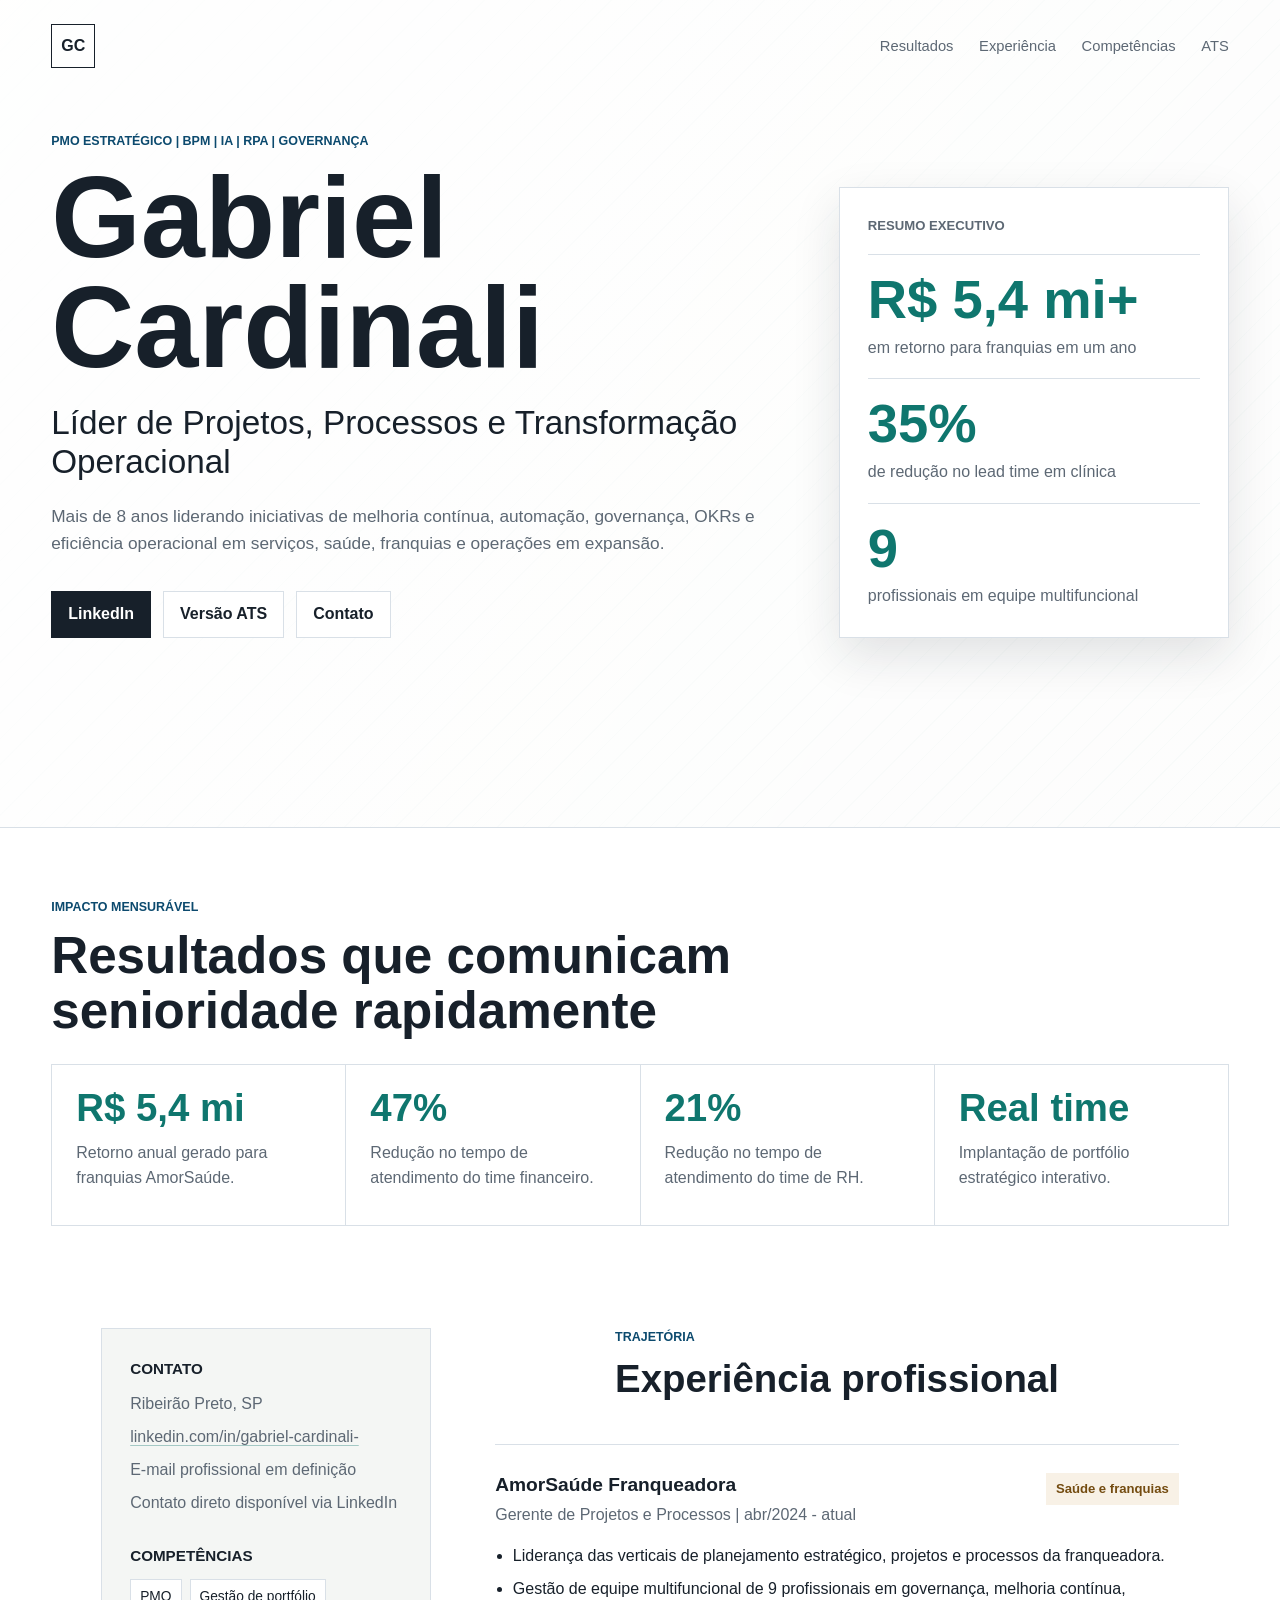
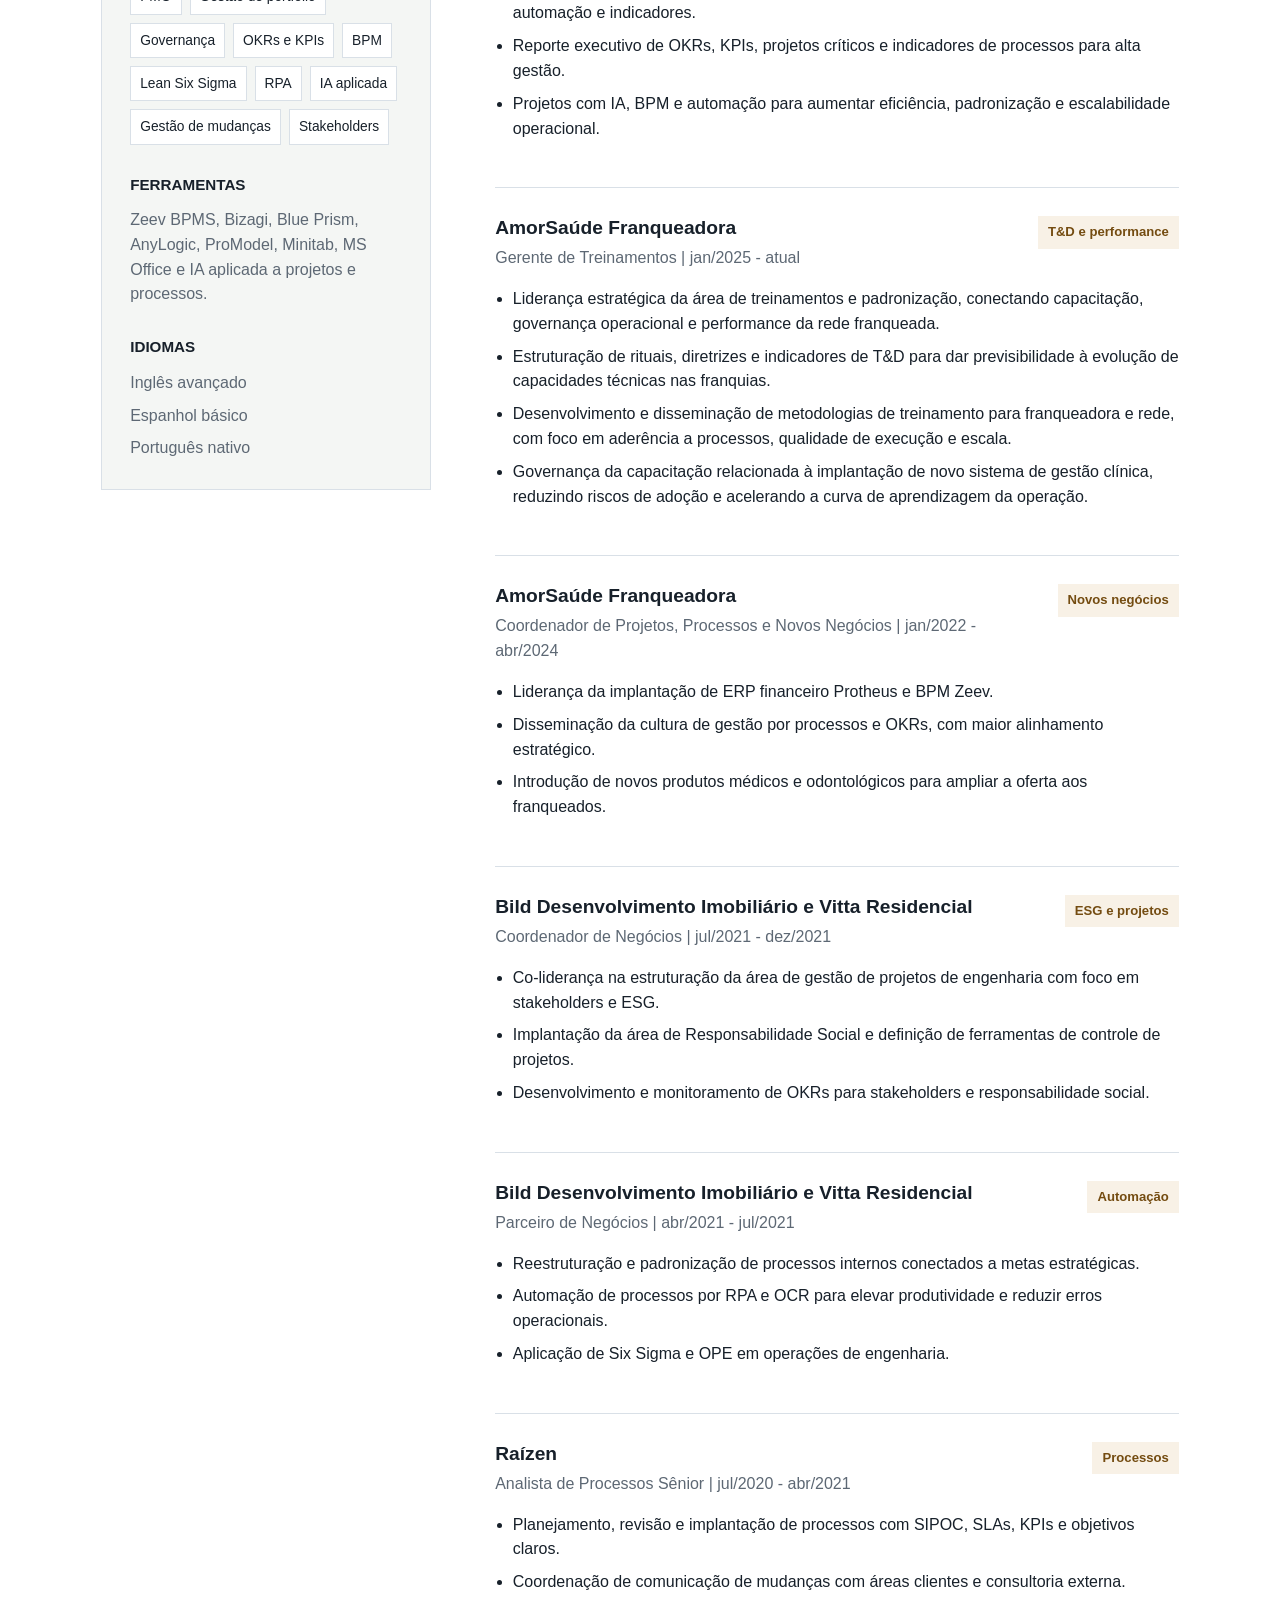
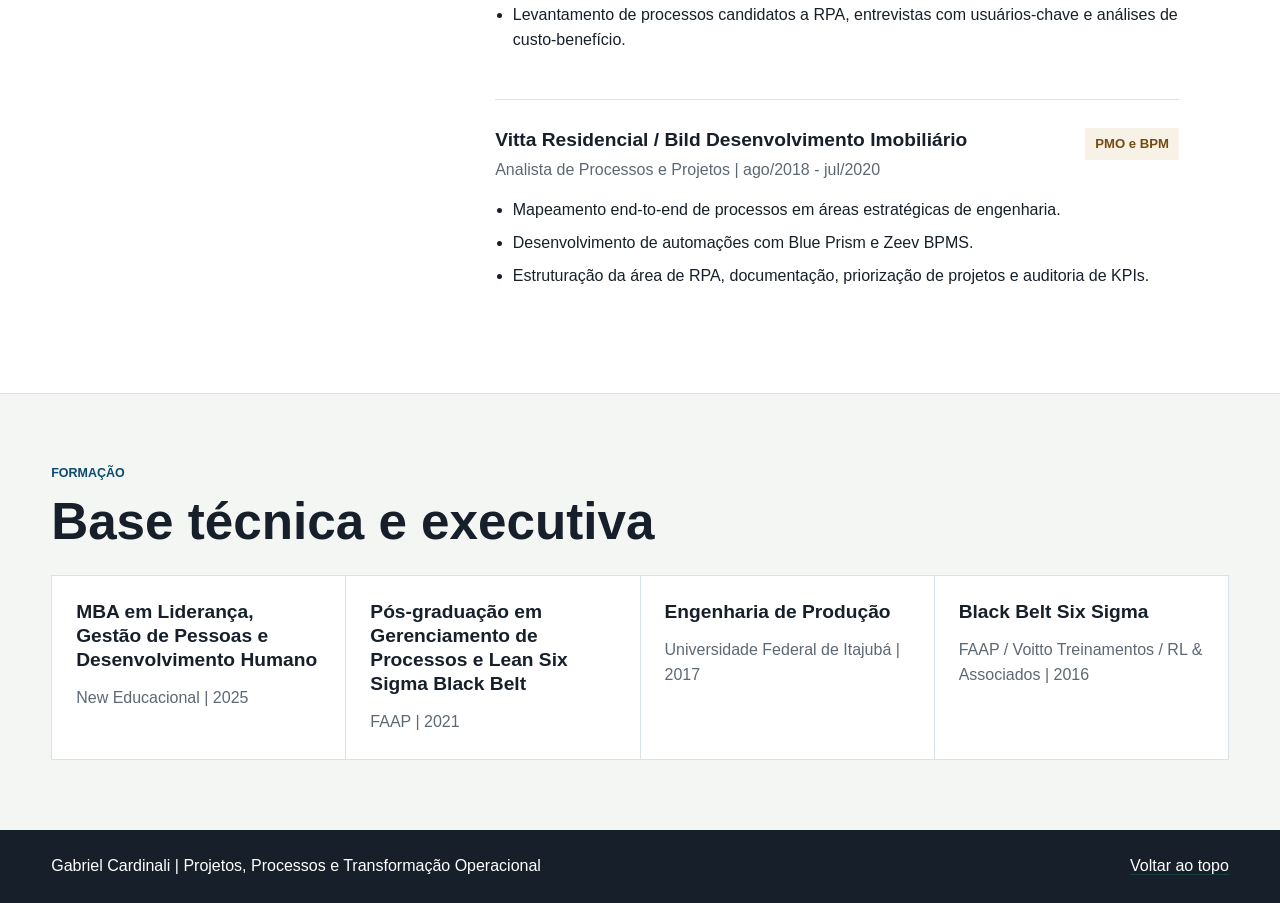
<file: index.html>
<!doctype html>
<html lang="pt-BR">
  <head>
    <meta charset="UTF-8">
    <meta name="viewport" content="width=device-width, initial-scale=1.0">
    <title>Gabriel Cardinali | Projetos, Processos e Transformação Operacional</title>
    <meta
      name="description"
      content="Currículo executivo de Gabriel Cardinali: PMO estratégico, BPM, IA, RPA, governança, eficiência operacional e transformação de processos."
    >
    <meta property="og:title" content="Gabriel Cardinali | Transformação Operacional">
    <meta
      property="og:description"
      content="Líder de Projetos, Processos, PMO, BPM, IA, RPA e Eficiência Operacional."
    >
    <meta property="og:type" content="website">
    <meta name="robots" content="index, follow">
    <link rel="canonical" href="https://gabriel-cardinali.github.io/curriculo-gabriel-cardinali/">
    <link rel="stylesheet" href="styles.css">
    <link rel="stylesheet" href="print.css" media="print">
  </head>
  <body>
    <header class="hero">
      <nav class="topbar" aria-label="Navegação principal">
        <a class="brand" href="#top" aria-label="Gabriel Cardinali">GC</a>
        <div class="nav-links">
          <a href="#resultados">Resultados</a>
          <a href="#experiencia">Experiência</a>
          <a href="#competencias">Competências</a>
          <a href="ats.html">ATS</a>
        </div>
      </nav>

      <div class="hero-grid" id="top">
        <section class="hero-copy" aria-labelledby="hero-title">
          <p class="eyebrow">PMO estratégico | BPM | IA | RPA | Governança</p>
          <h1 id="hero-title">Gabriel Cardinali</h1>
          <p class="role">
            Líder de Projetos, Processos e Transformação Operacional
          </p>
          <p class="summary">
            Mais de 8 anos liderando iniciativas de melhoria contínua, automação,
            governança, OKRs e eficiência operacional em serviços, saúde, franquias
            e operações em expansão.
          </p>
          <div class="hero-actions" aria-label="Links profissionais">
            <a class="button primary" href="https://www.linkedin.com/in/gabriel-cardinali-">LinkedIn</a>
            <a class="button" href="ats.html">Versão ATS</a>
            <a class="button" href="#contato">Contato</a>
          </div>
        </section>

        <aside class="executive-panel" aria-label="Resumo executivo">
          <p class="panel-label">Resumo executivo</p>
          <div class="metric-stack">
            <div>
              <strong>R$ 5,4 mi+</strong>
              <span>em retorno para franquias em um ano</span>
            </div>
            <div>
              <strong>35%</strong>
              <span>de redução no lead time em clínica</span>
            </div>
            <div>
              <strong>9</strong>
              <span>profissionais em equipe multifuncional</span>
            </div>
          </div>
        </aside>
      </div>
    </header>

    <main>
      <section class="results-band" id="resultados" aria-labelledby="results-title">
        <div class="section-heading">
          <p class="eyebrow">Impacto mensurável</p>
          <h2 id="results-title">Resultados que comunicam senioridade rapidamente</h2>
        </div>
        <div class="results-grid">
          <article>
            <span>R$ 5,4 mi</span>
            <p>Retorno anual gerado para franquias AmorSaúde.</p>
          </article>
          <article>
            <span>47%</span>
            <p>Redução no tempo de atendimento do time financeiro.</p>
          </article>
          <article>
            <span>21%</span>
            <p>Redução no tempo de atendimento do time de RH.</p>
          </article>
          <article>
            <span>Real time</span>
            <p>Implantação de portfólio estratégico interativo.</p>
          </article>
        </div>
      </section>

      <section class="content-grid">
        <aside class="sidebar" aria-label="Dados profissionais">
          <section id="contato">
            <h2>Contato</h2>
            <ul class="plain-list">
              <li>Ribeirão Preto, SP</li>
              <li><a href="https://www.linkedin.com/in/gabriel-cardinali-">linkedin.com/in/gabriel-cardinali-</a></li>
              <li>E-mail profissional em definição</li>
              <li>Contato direto disponível via LinkedIn</li>
            </ul>
          </section>

          <section id="competencias">
            <h2>Competências</h2>
            <div class="tag-list">
              <span>PMO</span>
              <span>Gestão de portfólio</span>
              <span>Governança</span>
              <span>OKRs e KPIs</span>
              <span>BPM</span>
              <span>Lean Six Sigma</span>
              <span>RPA</span>
              <span>IA aplicada</span>
              <span>Gestão de mudanças</span>
              <span>Stakeholders</span>
            </div>
          </section>

          <section>
            <h2>Ferramentas</h2>
            <p>
              Zeev BPMS, Bizagi, Blue Prism, AnyLogic, ProModel, Minitab,
              MS Office e IA aplicada a projetos e processos.
            </p>
          </section>

          <section>
            <h2>Idiomas</h2>
            <ul class="plain-list">
              <li>Inglês avançado</li>
              <li>Espanhol básico</li>
              <li>Português nativo</li>
            </ul>
          </section>
        </aside>

        <section class="timeline" id="experiencia" aria-labelledby="experience-title">
          <div class="section-heading compact">
            <p class="eyebrow">Trajetória</p>
            <h2 id="experience-title">Experiência profissional</h2>
          </div>

          <article class="job">
            <div class="job-head">
              <div>
                <h3>AmorSaúde Franqueadora</h3>
                <p>Gerente de Projetos e Processos | abr/2024 - atual</p>
              </div>
              <span>Saúde e franquias</span>
            </div>
            <ul>
              <li>Liderança das verticais de planejamento estratégico, projetos e processos da franqueadora.</li>
              <li>Gestão de equipe multifuncional de 9 profissionais em governança, melhoria contínua, automação e indicadores.</li>
              <li>Reporte executivo de OKRs, KPIs, projetos críticos e indicadores de processos para alta gestão.</li>
              <li>Projetos com IA, BPM e automação para aumentar eficiência, padronização e escalabilidade operacional.</li>
            </ul>
          </article>

          <article class="job">
            <div class="job-head">
              <div>
                <h3>AmorSaúde Franqueadora</h3>
                <p>Gerente de Treinamentos | jan/2025 - atual</p>
              </div>
              <span>T&amp;D e performance</span>
            </div>
            <ul>
              <li>Liderança estratégica da área de treinamentos e padronização, conectando capacitação, governança operacional e performance da rede franqueada.</li>
              <li>Estruturação de rituais, diretrizes e indicadores de T&amp;D para dar previsibilidade à evolução de capacidades técnicas nas franquias.</li>
              <li>Desenvolvimento e disseminação de metodologias de treinamento para franqueadora e rede, com foco em aderência a processos, qualidade de execução e escala.</li>
              <li>Governança da capacitação relacionada à implantação de novo sistema de gestão clínica, reduzindo riscos de adoção e acelerando a curva de aprendizagem da operação.</li>
            </ul>
          </article>

          <article class="job">
            <div class="job-head">
              <div>
                <h3>AmorSaúde Franqueadora</h3>
                <p>Coordenador de Projetos, Processos e Novos Negócios | jan/2022 - abr/2024</p>
              </div>
              <span>Novos negócios</span>
            </div>
            <ul>
              <li>Liderança da implantação de ERP financeiro Protheus e BPM Zeev.</li>
              <li>Disseminação da cultura de gestão por processos e OKRs, com maior alinhamento estratégico.</li>
              <li>Introdução de novos produtos médicos e odontológicos para ampliar a oferta aos franqueados.</li>
            </ul>
          </article>

          <article class="job">
            <div class="job-head">
              <div>
                <h3>Bild Desenvolvimento Imobiliário e Vitta Residencial</h3>
                <p>Coordenador de Negócios | jul/2021 - dez/2021</p>
              </div>
              <span>ESG e projetos</span>
            </div>
            <ul>
              <li>Co-liderança na estruturação da área de gestão de projetos de engenharia com foco em stakeholders e ESG.</li>
              <li>Implantação da área de Responsabilidade Social e definição de ferramentas de controle de projetos.</li>
              <li>Desenvolvimento e monitoramento de OKRs para stakeholders e responsabilidade social.</li>
            </ul>
          </article>

          <article class="job">
            <div class="job-head">
              <div>
                <h3>Bild Desenvolvimento Imobiliário e Vitta Residencial</h3>
                <p>Parceiro de Negócios | abr/2021 - jul/2021</p>
              </div>
              <span>Automação</span>
            </div>
            <ul>
              <li>Reestruturação e padronização de processos internos conectados a metas estratégicas.</li>
              <li>Automação de processos por RPA e OCR para elevar produtividade e reduzir erros operacionais.</li>
              <li>Aplicação de Six Sigma e OPE em operações de engenharia.</li>
            </ul>
          </article>

          <article class="job">
            <div class="job-head">
              <div>
                <h3>Raízen</h3>
                <p>Analista de Processos Sênior | jul/2020 - abr/2021</p>
              </div>
              <span>Processos</span>
            </div>
            <ul>
              <li>Planejamento, revisão e implantação de processos com SIPOC, SLAs, KPIs e objetivos claros.</li>
              <li>Coordenação de comunicação de mudanças com áreas clientes e consultoria externa.</li>
              <li>Levantamento de processos candidatos a RPA, entrevistas com usuários-chave e análises de custo-benefício.</li>
            </ul>
          </article>

          <article class="job">
            <div class="job-head">
              <div>
                <h3>Vitta Residencial / Bild Desenvolvimento Imobiliário</h3>
                <p>Analista de Processos e Projetos | ago/2018 - jul/2020</p>
              </div>
              <span>PMO e BPM</span>
            </div>
            <ul>
              <li>Mapeamento end-to-end de processos em áreas estratégicas de engenharia.</li>
              <li>Desenvolvimento de automações com Blue Prism e Zeev BPMS.</li>
              <li>Estruturação da área de RPA, documentação, priorização de projetos e auditoria de KPIs.</li>
            </ul>
          </article>
        </section>
      </section>

      <section class="education-band" aria-labelledby="education-title">
        <div class="section-heading">
          <p class="eyebrow">Formação</p>
          <h2 id="education-title">Base técnica e executiva</h2>
        </div>
        <div class="education-grid">
          <article>
            <h3>MBA em Liderança, Gestão de Pessoas e Desenvolvimento Humano</h3>
            <p>New Educacional | 2025</p>
          </article>
          <article>
            <h3>Pós-graduação em Gerenciamento de Processos e Lean Six Sigma Black Belt</h3>
            <p>FAAP | 2021</p>
          </article>
          <article>
            <h3>Engenharia de Produção</h3>
            <p>Universidade Federal de Itajubá | 2017</p>
          </article>
          <article>
            <h3>Black Belt Six Sigma</h3>
            <p>FAAP / Voitto Treinamentos / RL &amp; Associados | 2016</p>
          </article>
        </div>
      </section>
    </main>

    <footer class="footer">
      <p>Gabriel Cardinali | Projetos, Processos e Transformação Operacional</p>
      <a href="#top">Voltar ao topo</a>
    </footer>
  </body>
</html>
</file>
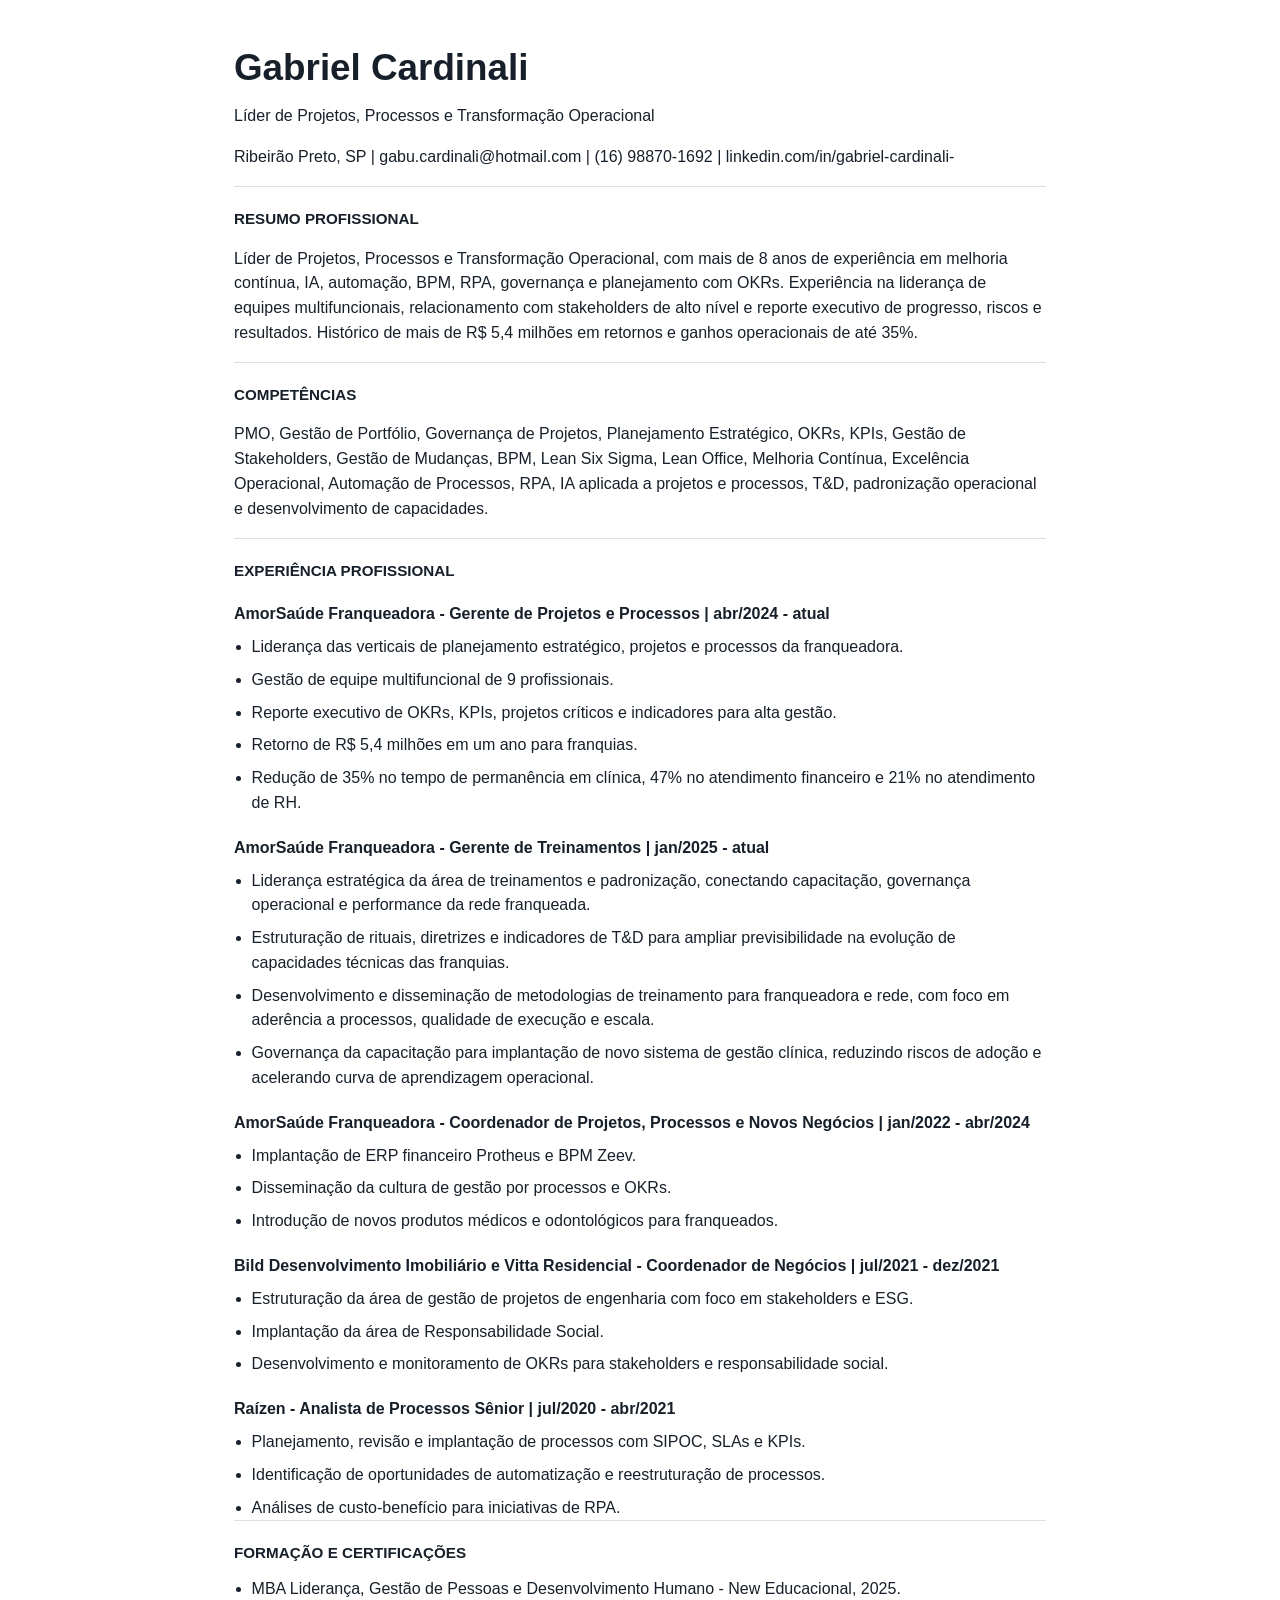
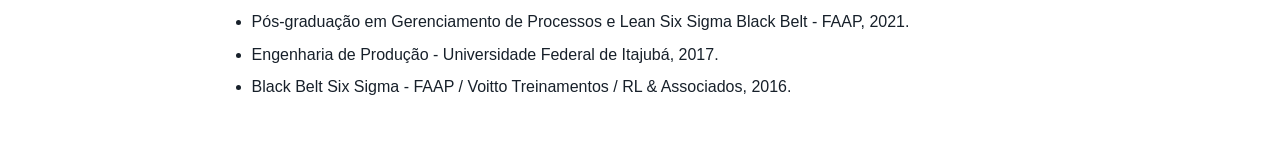
<file: ats.html>
<!doctype html>
<html lang="pt-BR">
  <head>
    <meta charset="UTF-8">
    <meta name="viewport" content="width=device-width, initial-scale=1.0">
    <title>Gabriel Cardinali | Currículo ATS</title>
    <meta
      name="description"
      content="Versão ATS do currículo de Gabriel Cardinali, líder de Projetos, Processos, PMO, BPM, IA, RPA e Transformação Operacional."
    >
    <link rel="stylesheet" href="styles.css">
    <link rel="stylesheet" href="print.css" media="print">
  </head>
  <body class="ats-page">
    <main class="ats-document">
      <header>
        <h1>Gabriel Cardinali</h1>
        <p>Líder de Projetos, Processos e Transformação Operacional</p>
        <p>Ribeirão Preto, SP | gabu.cardinali@hotmail.com | (16) 98870-1692 | linkedin.com/in/gabriel-cardinali-</p>
      </header>

      <section>
        <h2>Resumo profissional</h2>
        <p>
          Líder de Projetos, Processos e Transformação Operacional, com mais de
          8 anos de experiência em melhoria contínua, IA, automação, BPM, RPA,
          governança e planejamento com OKRs. Experiência na liderança de equipes
          multifuncionais, relacionamento com stakeholders de alto nível e reporte
          executivo de progresso, riscos e resultados. Histórico de mais de R$ 5,4
          milhões em retornos e ganhos operacionais de até 35%.
        </p>
      </section>

      <section>
        <h2>Competências</h2>
        <p>
          PMO, Gestão de Portfólio, Governança de Projetos, Planejamento Estratégico,
          OKRs, KPIs, Gestão de Stakeholders, Gestão de Mudanças, BPM, Lean Six Sigma,
          Lean Office, Melhoria Contínua, Excelência Operacional, Automação de Processos,
          RPA, IA aplicada a projetos e processos, T&amp;D, padronização operacional e
          desenvolvimento de capacidades.
        </p>
      </section>

      <section>
        <h2>Experiência profissional</h2>
        <h3>AmorSaúde Franqueadora - Gerente de Projetos e Processos | abr/2024 - atual</h3>
        <ul>
          <li>Liderança das verticais de planejamento estratégico, projetos e processos da franqueadora.</li>
          <li>Gestão de equipe multifuncional de 9 profissionais.</li>
          <li>Reporte executivo de OKRs, KPIs, projetos críticos e indicadores para alta gestão.</li>
          <li>Retorno de R$ 5,4 milhões em um ano para franquias.</li>
          <li>Redução de 35% no tempo de permanência em clínica, 47% no atendimento financeiro e 21% no atendimento de RH.</li>
        </ul>

        <h3>AmorSaúde Franqueadora - Gerente de Treinamentos | jan/2025 - atual</h3>
        <ul>
          <li>Liderança estratégica da área de treinamentos e padronização, conectando capacitação, governança operacional e performance da rede franqueada.</li>
          <li>Estruturação de rituais, diretrizes e indicadores de T&amp;D para ampliar previsibilidade na evolução de capacidades técnicas das franquias.</li>
          <li>Desenvolvimento e disseminação de metodologias de treinamento para franqueadora e rede, com foco em aderência a processos, qualidade de execução e escala.</li>
          <li>Governança da capacitação para implantação de novo sistema de gestão clínica, reduzindo riscos de adoção e acelerando curva de aprendizagem operacional.</li>
        </ul>

        <h3>AmorSaúde Franqueadora - Coordenador de Projetos, Processos e Novos Negócios | jan/2022 - abr/2024</h3>
        <ul>
          <li>Implantação de ERP financeiro Protheus e BPM Zeev.</li>
          <li>Disseminação da cultura de gestão por processos e OKRs.</li>
          <li>Introdução de novos produtos médicos e odontológicos para franqueados.</li>
        </ul>

        <h3>Bild Desenvolvimento Imobiliário e Vitta Residencial - Coordenador de Negócios | jul/2021 - dez/2021</h3>
        <ul>
          <li>Estruturação da área de gestão de projetos de engenharia com foco em stakeholders e ESG.</li>
          <li>Implantação da área de Responsabilidade Social.</li>
          <li>Desenvolvimento e monitoramento de OKRs para stakeholders e responsabilidade social.</li>
        </ul>

        <h3>Raízen - Analista de Processos Sênior | jul/2020 - abr/2021</h3>
        <ul>
          <li>Planejamento, revisão e implantação de processos com SIPOC, SLAs e KPIs.</li>
          <li>Identificação de oportunidades de automatização e reestruturação de processos.</li>
          <li>Análises de custo-benefício para iniciativas de RPA.</li>
        </ul>
      </section>

      <section>
        <h2>Formação e certificações</h2>
        <ul>
          <li>MBA Liderança, Gestão de Pessoas e Desenvolvimento Humano - New Educacional, 2025.</li>
          <li>Pós-graduação em Gerenciamento de Processos e Lean Six Sigma Black Belt - FAAP, 2021.</li>
          <li>Engenharia de Produção - Universidade Federal de Itajubá, 2017.</li>
          <li>Black Belt Six Sigma - FAAP / Voitto Treinamentos / RL &amp; Associados, 2016.</li>
        </ul>
      </section>
    </main>
  </body>
</html>
</file>
<file: styles.css>
:root {
  --ink: #17202a;
  --muted: #5d6874;
  --line: #d9e0e7;
  --paper: #f7f8f6;
  --surface: #ffffff;
  --accent: #0f766e;
  --accent-dark: #0c4a6e;
  --warm: #c48a32;
  --shadow: 0 18px 45px rgba(23, 32, 42, 0.12);
}

* {
  box-sizing: border-box;
}

html {
  scroll-behavior: smooth;
}

body {
  margin: 0;
  background: var(--paper);
  color: var(--ink);
  font-family: Arial, Helvetica, sans-serif;
  line-height: 1.55;
}

a {
  color: inherit;
  text-decoration-color: rgba(15, 118, 110, 0.35);
  text-underline-offset: 0.18em;
}

.hero {
  min-height: 92vh;
  padding: 24px clamp(20px, 4vw, 56px) 48px;
  background:
    linear-gradient(120deg, rgba(255, 255, 255, 0.94), rgba(255, 255, 255, 0.72)),
    repeating-linear-gradient(135deg, rgba(15, 118, 110, 0.08) 0 1px, transparent 1px 18px),
    var(--paper);
  border-bottom: 1px solid var(--line);
}

.topbar {
  display: flex;
  align-items: center;
  justify-content: space-between;
  max-width: 1180px;
  margin: 0 auto 64px;
}

.brand {
  display: grid;
  place-items: center;
  width: 44px;
  height: 44px;
  border: 1px solid var(--ink);
  font-weight: 700;
  text-decoration: none;
}

.nav-links {
  display: flex;
  gap: clamp(14px, 2vw, 28px);
  color: var(--muted);
  font-size: 0.92rem;
}

.nav-links a {
  text-decoration: none;
}

.hero-grid {
  display: grid;
  grid-template-columns: minmax(0, 1fr) minmax(280px, 390px);
  gap: clamp(28px, 5vw, 72px);
  align-items: end;
  max-width: 1180px;
  margin: 0 auto;
}

.eyebrow {
  margin: 0 0 12px;
  color: var(--accent-dark);
  font-size: 0.78rem;
  font-weight: 700;
  letter-spacing: 0;
  text-transform: uppercase;
}

h1,
h2,
h3,
p {
  overflow-wrap: anywhere;
}

h1 {
  max-width: 860px;
  margin: 0;
  font-size: clamp(3rem, 9vw, 7.2rem);
  line-height: 0.95;
  letter-spacing: 0;
}

.role {
  max-width: 780px;
  margin: 22px 0 0;
  font-size: clamp(1.25rem, 2.6vw, 2.25rem);
  line-height: 1.16;
  color: var(--ink);
}

.summary {
  max-width: 720px;
  margin: 22px 0 0;
  color: var(--muted);
  font-size: 1.08rem;
}

.hero-actions {
  display: flex;
  flex-wrap: wrap;
  gap: 12px;
  margin-top: 34px;
}

.button {
  display: inline-flex;
  align-items: center;
  justify-content: center;
  min-height: 44px;
  padding: 10px 16px;
  border: 1px solid var(--line);
  background: var(--surface);
  color: var(--ink);
  font-weight: 700;
  text-decoration: none;
}

.button.primary {
  background: var(--ink);
  border-color: var(--ink);
  color: #fff;
}

.executive-panel {
  padding: 28px;
  background: var(--surface);
  border: 1px solid var(--line);
  box-shadow: var(--shadow);
}

.panel-label {
  margin: 0 0 18px;
  color: var(--muted);
  font-size: 0.82rem;
  font-weight: 700;
  text-transform: uppercase;
}

.metric-stack {
  display: grid;
  gap: 18px;
}

.metric-stack div {
  padding-top: 18px;
  border-top: 1px solid var(--line);
}

.metric-stack strong {
  display: block;
  color: var(--accent);
  font-size: clamp(2rem, 5vw, 3.4rem);
  line-height: 1;
}

.metric-stack span {
  display: block;
  margin-top: 8px;
  color: var(--muted);
}

main {
  background: var(--surface);
}

.results-band,
.education-band {
  padding: 70px clamp(20px, 4vw, 56px);
}

.section-heading {
  max-width: 1180px;
  margin: 0 auto 26px;
}

.section-heading h2 {
  max-width: 820px;
  margin: 0;
  font-size: clamp(2rem, 4vw, 3.4rem);
  line-height: 1.06;
}

.section-heading.compact h2 {
  font-size: clamp(1.9rem, 3vw, 2.8rem);
}

.results-grid,
.education-grid {
  display: grid;
  grid-template-columns: repeat(4, minmax(0, 1fr));
  gap: 1px;
  max-width: 1180px;
  margin: 0 auto;
  background: var(--line);
  border: 1px solid var(--line);
}

.results-grid article,
.education-grid article {
  min-height: 160px;
  padding: 24px;
  background: var(--surface);
}

.results-grid span {
  display: block;
  color: var(--accent);
  font-size: clamp(1.7rem, 3vw, 2.5rem);
  font-weight: 800;
  line-height: 1;
}

.results-grid p,
.education-grid p {
  margin: 14px 0 0;
  color: var(--muted);
}

.content-grid {
  display: grid;
  grid-template-columns: 330px minmax(0, 1fr);
  gap: clamp(28px, 5vw, 70px);
  max-width: 1180px;
  margin: 0 auto;
  padding: 32px clamp(20px, 4vw, 56px) 76px;
}

.sidebar {
  align-self: start;
  position: sticky;
  top: 20px;
  display: grid;
  gap: 28px;
  padding: 28px;
  background: #f4f6f4;
  border: 1px solid var(--line);
}

.sidebar h2,
.ats-document h2 {
  margin: 0 0 12px;
  font-size: 0.95rem;
  text-transform: uppercase;
}

.sidebar p {
  margin: 0;
  color: var(--muted);
}

.plain-list {
  display: grid;
  gap: 8px;
  margin: 0;
  padding: 0;
  list-style: none;
  color: var(--muted);
}

.tag-list {
  display: flex;
  flex-wrap: wrap;
  gap: 8px;
}

.tag-list span {
  padding: 6px 9px;
  background: #fff;
  border: 1px solid var(--line);
  color: var(--ink);
  font-size: 0.86rem;
}

.timeline {
  display: grid;
  gap: 18px;
}

.job {
  padding: 28px 0;
  border-top: 1px solid var(--line);
}

.job-head {
  display: flex;
  align-items: start;
  justify-content: space-between;
  gap: 18px;
  margin-bottom: 16px;
}

.job h3,
.education-grid h3 {
  margin: 0;
  font-size: 1.2rem;
  line-height: 1.25;
}

.job-head p {
  margin: 6px 0 0;
  color: var(--muted);
}

.job-head span {
  flex: 0 0 auto;
  padding: 6px 10px;
  background: rgba(196, 138, 50, 0.12);
  color: #744c11;
  font-size: 0.82rem;
  font-weight: 700;
}

.job ul,
.ats-document ul {
  margin: 0;
  padding-left: 1.1rem;
}

.job li + li,
.ats-document li + li {
  margin-top: 8px;
}

.education-band {
  background: #f4f6f4;
  border-top: 1px solid var(--line);
}

.footer {
  display: flex;
  justify-content: space-between;
  gap: 16px;
  padding: 24px clamp(20px, 4vw, 56px);
  background: var(--ink);
  color: #fff;
}

.footer p {
  margin: 0;
}

.ats-page {
  background: #fff;
}

.ats-document {
  max-width: 860px;
  margin: 0 auto;
  padding: 48px 24px;
}

.ats-document h1 {
  font-size: 2.3rem;
  line-height: 1.1;
}

.ats-document h2 {
  padding-top: 20px;
  border-top: 1px solid var(--line);
}

.ats-document h3 {
  margin: 20px 0 8px;
  font-size: 1rem;
}

@media (max-width: 880px) {
  .hero {
    min-height: auto;
  }

  .topbar {
    align-items: flex-start;
    gap: 18px;
    margin-bottom: 44px;
  }

  .nav-links {
    flex-wrap: wrap;
    justify-content: flex-end;
  }

  .hero-grid,
  .content-grid {
    grid-template-columns: 1fr;
  }

  .sidebar {
    position: static;
  }

  .results-grid,
  .education-grid {
    grid-template-columns: repeat(2, minmax(0, 1fr));
  }
}

@media (max-width: 560px) {
  .topbar,
  .job-head,
  .footer {
    display: grid;
  }

  .nav-links {
    justify-content: start;
  }

  .results-grid,
  .education-grid {
    grid-template-columns: 1fr;
  }

  .hero-actions .button {
    width: 100%;
  }
}
</file>
<file: print.css>
@page {
  size: A4;
  margin: 13mm;
}

* {
  box-shadow: none !important;
}

html {
  scroll-behavior: auto;
}

body {
  background: #fff !important;
  color: #111 !important;
  font-size: 10.5pt;
  line-height: 1.38;
}

a {
  color: #111 !important;
  text-decoration: none;
}

.topbar,
.hero-actions,
.footer {
  display: none !important;
}

.hero {
  min-height: 0;
  padding: 0 0 8mm;
  background: #fff !important;
  border-bottom: 1px solid #bbb;
}

.hero-grid,
.content-grid,
.results-grid,
.education-grid {
  display: block;
  max-width: none;
  padding: 0;
  margin: 0;
  border: 0;
  background: #fff;
}

h1 {
  font-size: 27pt;
  line-height: 1;
}

h2,
h3 {
  break-after: avoid;
  page-break-after: avoid;
}

.role {
  margin-top: 5mm;
  font-size: 14pt;
}

.summary,
.sidebar p,
.plain-list,
.job-head p,
.results-grid p,
.education-grid p {
  color: #222 !important;
}

.executive-panel,
.sidebar,
.results-grid article,
.education-grid article {
  padding: 0;
  border: 0;
  background: #fff;
}

.metric-stack,
.results-grid,
.education-grid {
  display: grid;
  grid-template-columns: repeat(2, 1fr);
  gap: 4mm;
}

.metric-stack div,
.results-grid article,
.education-grid article,
.job {
  break-inside: avoid;
  page-break-inside: avoid;
}

.results-band,
.education-band,
.content-grid {
  padding: 7mm 0 0;
}

.section-heading {
  margin: 0 0 4mm;
}

.section-heading h2 {
  font-size: 16pt;
}

.content-grid {
  display: block;
}

.sidebar {
  display: grid;
  grid-template-columns: repeat(2, 1fr);
  gap: 5mm;
  margin-bottom: 7mm;
}

.tag-list {
  gap: 4px;
}

.tag-list span,
.job-head span {
  border: 1px solid #bbb;
  background: #fff;
  color: #111;
}

.job {
  padding: 4.5mm 0;
}

.job ul,
.ats-document ul {
  margin-top: 2mm;
}

.ats-document {
  max-width: none;
  padding: 0;
}

.ats-document h1 {
  font-size: 24pt;
}

.ats-document h2 {
  margin-top: 6mm;
  padding-top: 4mm;
}
</file>
